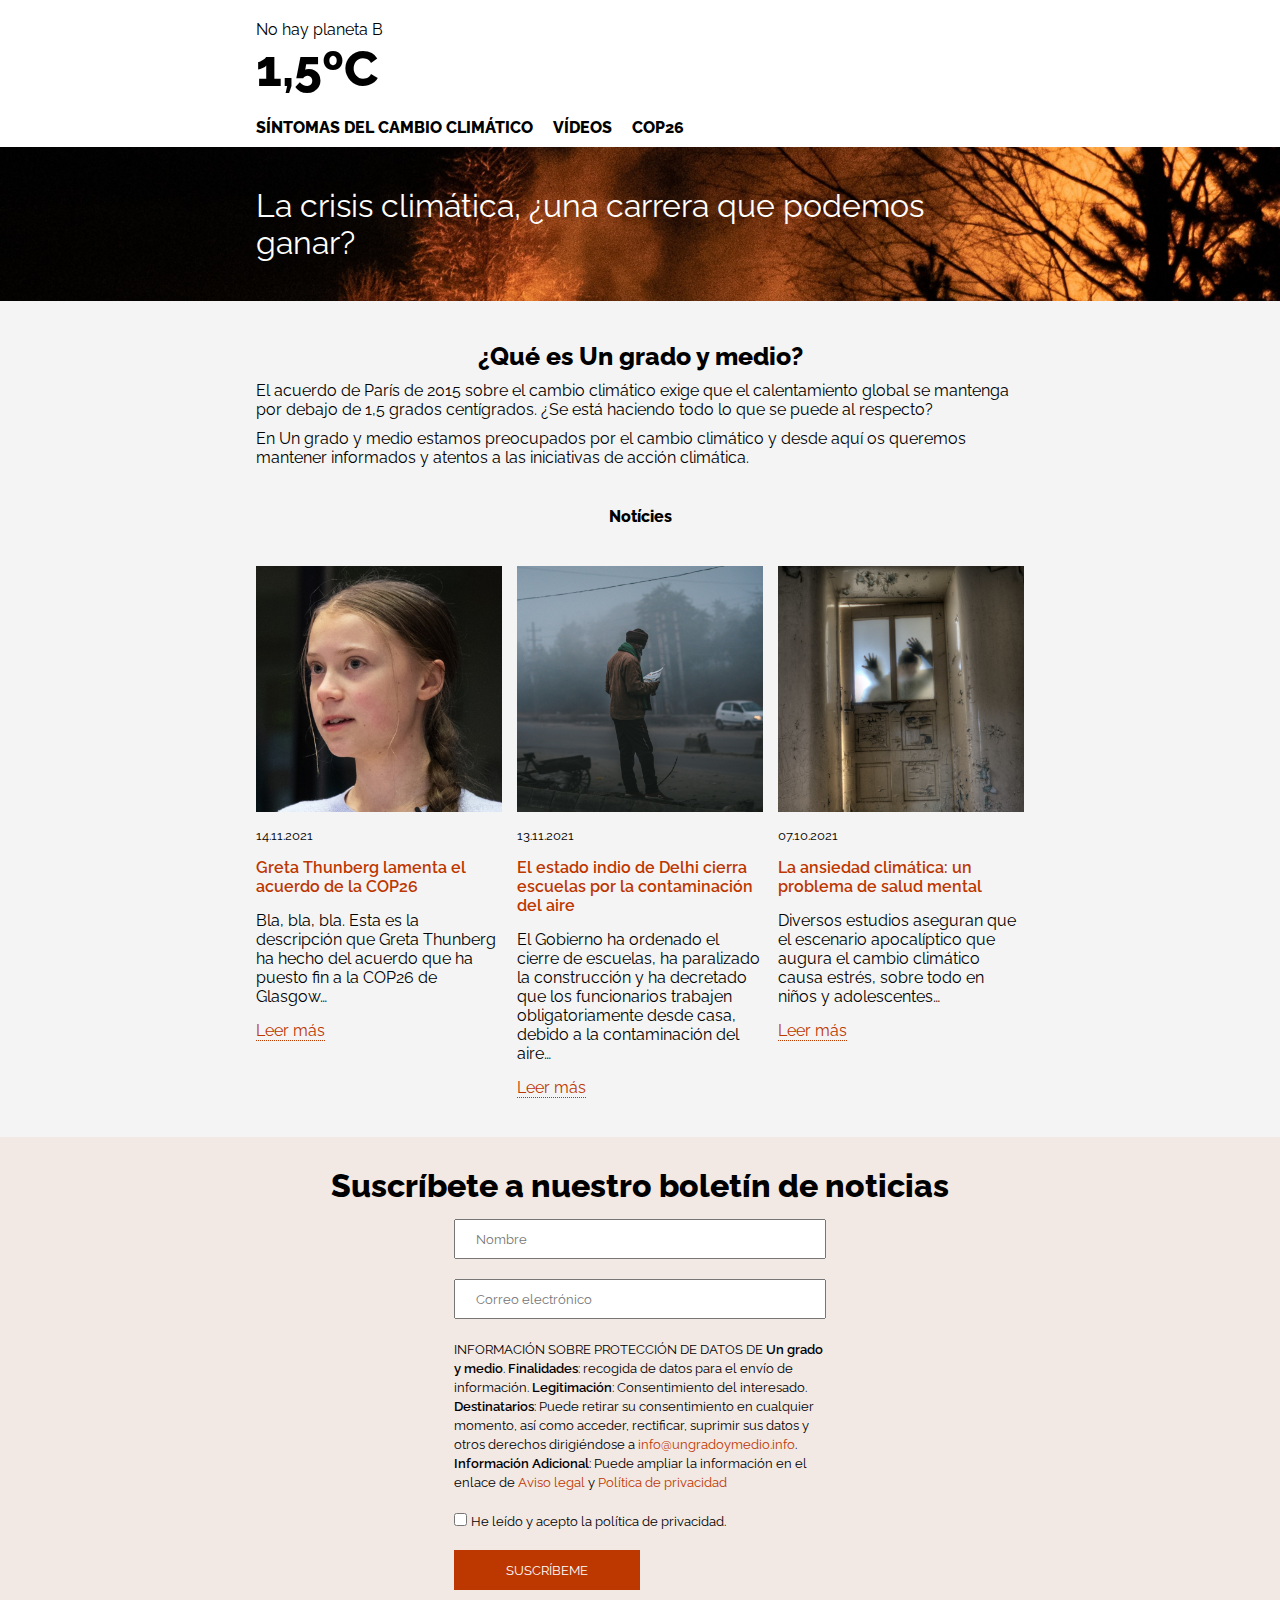
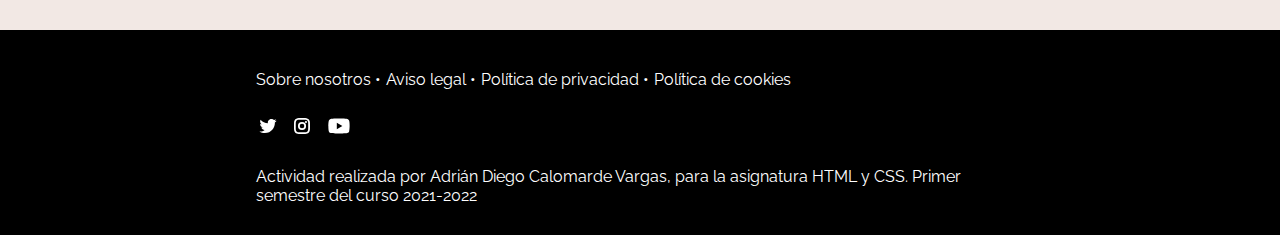
<file: index.html>
<!DOCTYPE html>
<html lang="es">

<head>
    <meta charset='utf-8'>
    <meta http-equiv='X-UA-Compatible' content='IE=edge'>
    <title>Grado y medio</title>
    <meta name='viewport' content='width=device-width, initial-scale=1'>
    <link rel='stylesheet' type='text/css' media='screen' href='./css/styles.css'>
</head>

<body class="index-container">
    <header class="header-container">
        <a href="index.html">
            <p>No hay planeta B</p>
            <h1 class="raleway-800">1,5ºC</h1>
        </a>
        <nav>
            <ul>
                <li><a class="raleway-800" href="sintomas.html">SÍNTOMAS DEL CAMBIO CLIMÁTICO</a></li>
                <li><a class="raleway-800" href="videos.html">VÍDEOS</a></li>
                <li><a class="raleway-800" href="cop26.html">COP26</a></li>
            </ul>
        </nav>
    </header>
    <div class="title-container">
        <div class="crisisclimatica">
            <h1>La crisis climática, ¿una carrera que podemos ganar?</h1>
        </div>
        <p class="raleway-800">¿Qué es Un grado y medio?</p>
        <p>El acuerdo de París de 2015 sobre el cambio climático exige que el calentamiento global se mantenga por debajo de 1,5 grados centígrados. ¿Se está haciendo todo lo que se puede al respecto?</p>
        <p>En Un grado y medio estamos preocupados por el cambio climático y desde aquí os queremos mantener informados y atentos a las iniciativas de acción climática.</p>

    </div>
    <main class="noticias-container container">
        <p class="raleway-800">Notícies</p>
        <div id="secciones">
            <div class="seccion">
                <picture>
                    <img src="img/n-greta-thunberg.jpg" alt="gretathunberg">
                </picture>
                <small>14.11.2021</small>
                <p><a class="raleway-600 secciontitle" href="">Greta Thunberg lamenta el acuerdo de la COP26</a></p>
                <p>Bla, bla, bla. Esta es la descripción que Greta Thunberg ha hecho del acuerdo que ha puesto fin a la COP26 de Glasgow…</p>
                <p><a class="leermas" href="">Leer más</a></p>
            </div>

            <div class="seccion">
                <picture>
                    <img src="img/n-delhi.jpg" alt="n-delhi">
                </picture>
                <small>13.11.2021</small>
                <p><a class="raleway-600 secciontitle" href="">El estado indio de Delhi cierra escuelas por la contaminación del aire</a></p>
                <p>El Gobierno ha ordenado el cierre de escuelas, ha paralizado la construcción y ha decretado que los funcionarios trabajen obligatoriamente desde casa, debido a la contaminación del aire…</p>
                <p><a class="leermas" href="">Leer más</a></p>
            </div>

            <div class="seccion">
                <picture>
                    <img src="img/n-estres.jpg" alt="n-estres">
                </picture>
                <small>07.10.2021</small>
                <p><a class="raleway-600 secciontitle" href="">La ansiedad climática: un problema de salud mental</a></p>
                <p>Diversos estudios aseguran que el escenario apocalíptico que augura el cambio climático causa estrés, sobre todo en niños y adolescentes…</p>
                <p><a class="leermas" href="">Leer más</a></p>
            </div>
        </div>
    </main>
    <div class="boletin-container">
        <h1 class="raleway-800">Suscríbete a nuestro boletín de noticias</h1>
        <form>
            <fieldset>
                <input type="text" placeholder="Nombre">
                <input type="text" placeholder="Correo electrónico">
            </fieldset>
            <fieldset>
                <p><small>INFORMACIÓN SOBRE PROTECCIÓN DE DATOS DE <span class="raleway-600">Un grado y medio</span>. <span class="raleway-600">Finalidades</span>: recogida de datos para el envío de información. 
                <span class="raleway-600">Legitimación</span>: Consentimiento del interesado. <span class="raleway-600">Destinatarios</span>: Puede retirar su consentimiento en cualquier momento, así como acceder,
                 rectificar, suprimir sus datos y otros derechos dirigiéndose a <a class="custom-intext-links" href="mailto:info@ungradoymedio.info">info@ungradoymedio.info</a>. <span class="raleway-600">
                Información Adicional</span>: Puede ampliar la información en el enlace de <a class="custom-intext-links" href="">Aviso legal</a> y <a class="custom-intext-links" href="">Política de privacidad</a></small></p>
            </fieldset>
            <fieldset>
                <input type="checkbox" name="politicapriv" id="politicapriv"> <small>He leído y acepto la política de privacidad.</small>
            </fieldset>
            <fieldset>
                <input type="submit" value="SUSCRÍBEME">
            </fieldset>

        </form>
    </div>
    <footer class="footer-container">
        <nav class="footer-links">
            <ul>
                <li><a href="">Sobre nosotros</a></li>
                <li><a href="">Aviso legal</a></li>
                <li><a href="">Política de privacidad</a></li>
                <li><a href="">Política de cookies</a></li>
            </ul>
        </nav>

        <nav class="footer-sm">
            <ul>
                <li>
                    <a href=""><img src="img/twitter.svg" alt=""></a>
                </li>
                <li>
                    <a href=""><img src="img/instagram.svg" alt=""></a>
                </li>
                <li>
                    <a href=""><img src="img/youtube.svg" alt=""></a>
                </li>
            </ul>
        </nav>

        <p>Actividad realizada por Adrián Diego Calomarde Vargas, para la asignatura HTML y CSS. Primer semestre del curso 2021-2022</p>
    </footer>
</body>

</html>
</file>
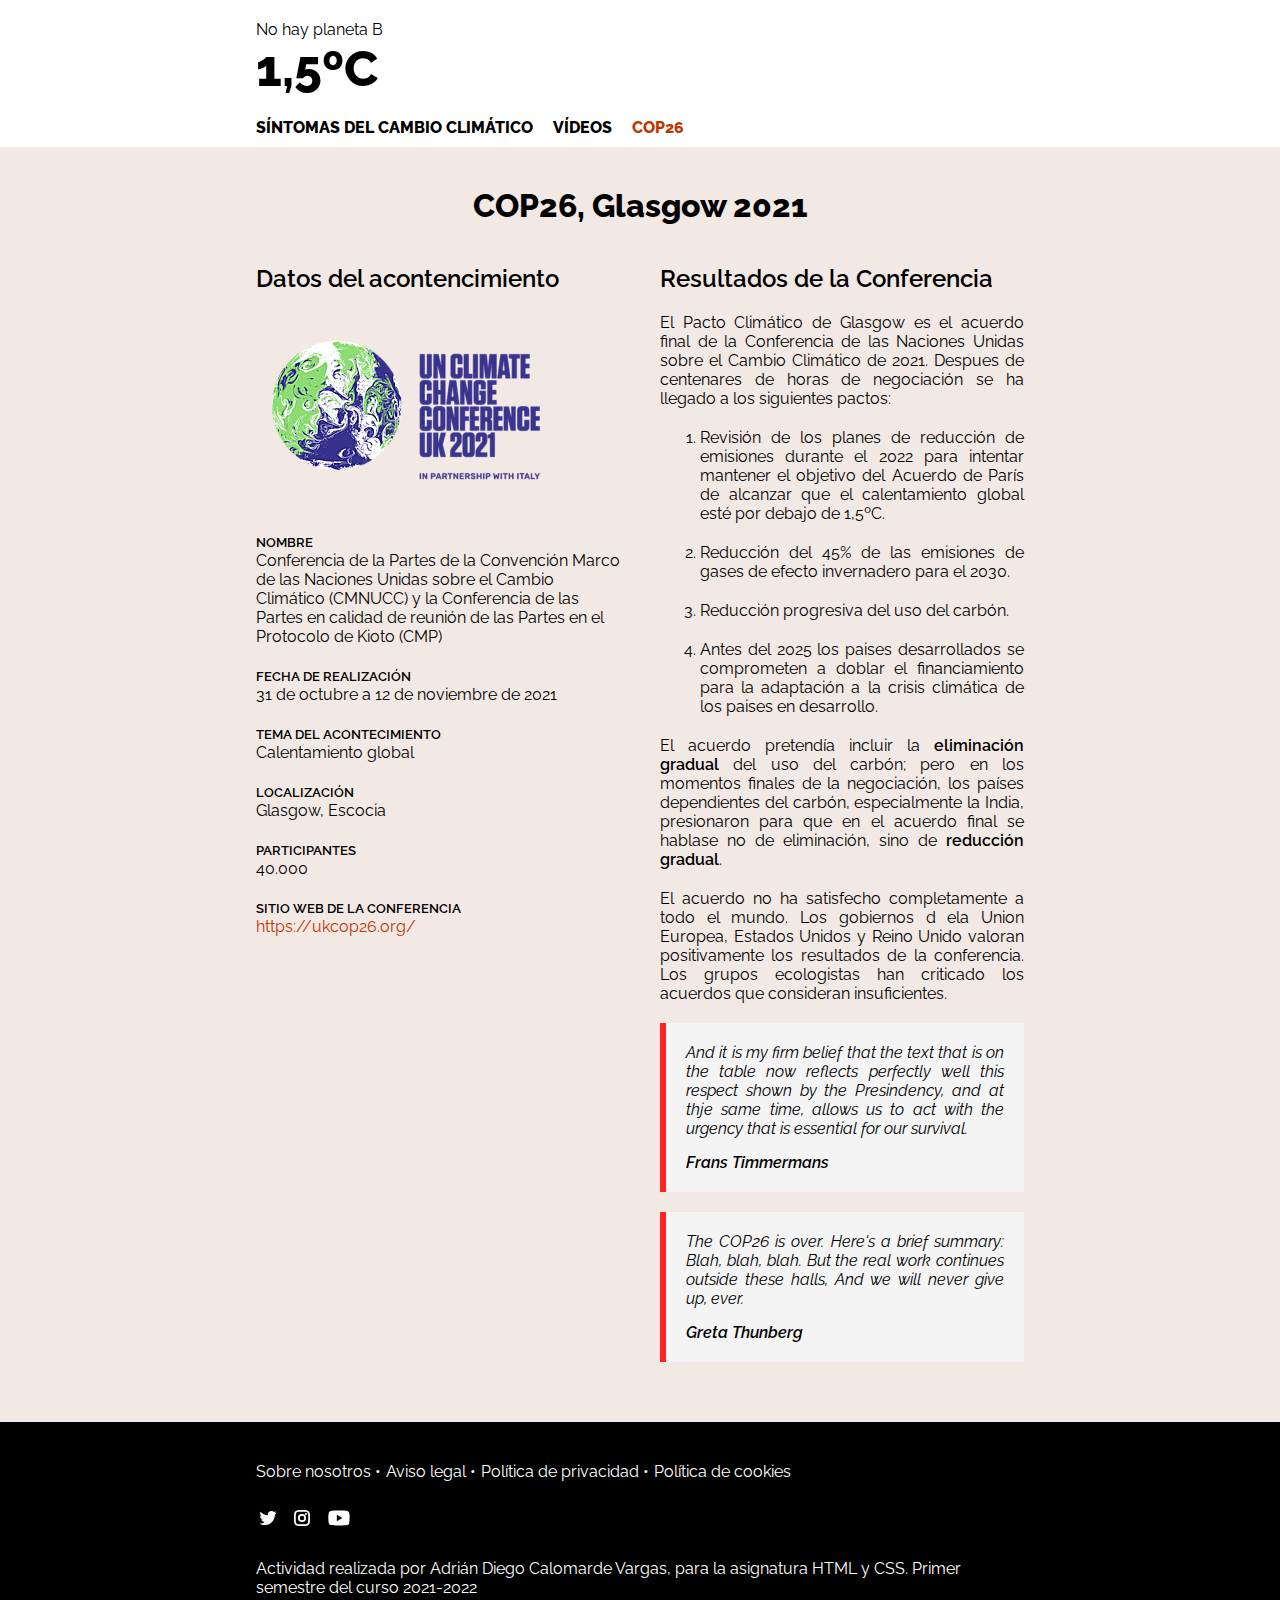
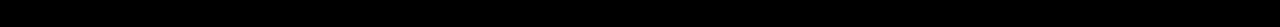
<file: cop26.html>
<!DOCTYPE html>
<html lang="es">

<head>
    <meta charset='utf-8'>
    <meta http-equiv='X-UA-Compatible' content='IE=edge'>
    <title>Grado y medio</title>
    <meta name='viewport' content='width=device-width, initial-scale=1'>
    <link rel='stylesheet' type='text/css' media='screen' href='./css/styles.css'>
</head>

<body class="cop26-container">
    <header class="header-container">
        <a href="index.html">
            <p>No hay planeta B</p>
            <h1 class="raleway-800">1,5ºC</h1>
        </a>
        <nav>
            <ul>
                <li><a class="raleway-800" href="sintomas.html">SÍNTOMAS DEL CAMBIO CLIMÁTICO</a></li>
                <li><a class="raleway-800" href="videos.html">VÍDEOS</a></li>
                <li><a class="raleway-800 active" href="cop26.html">COP26</a></li>
            </ul>
        </nav>
    </header>
    <h1 class="title raleway-800">COP26, Glasgow 2021</h1>
    <main class="secciones-cop26">
        <div class="seccion-cop26">
            <h2 class="raleway-600">Datos del acontencimiento</h2>
            <img src="img/COP26_Logo.png" alt="COP26 LOGO">
            <div class="p-pair">
                <small class="raleway-600">NOMBRE</small>
                <p>Conferencia de la Partes de la Convención Marco de las Naciones Unidas sobre el Cambio Climático (CMNUCC) y la Conferencia de las Partes en calidad de reunión de las Partes en el Protocolo de Kioto (CMP)</p>
            </div>

            <div class="p-pair">
                <small class="raleway-600">FECHA DE REALIZACIÓN</small>
                <p>31 de octubre a 12 de noviembre de 2021</p>
            </div>

            <div class="p-pair">
                <small class="raleway-600">TEMA DEL ACONTECIMIENTO</small>
                <p>Calentamiento global</p>
            </div>

            <div class="p-pair">
                <small class="raleway-600">LOCALIZACIÓN</small>
                <p>Glasgow, Escocia</p>
            </div>

            <div class="p-pair">
                <small class="raleway-600">PARTICIPANTES</small>
                <p>40.000</p>
            </div>

            <div class="p-pair">
                <small class="raleway-600">SITIO WEB DE LA CONFERENCIA</small>
                <p><a class="custom-intext-links" href="https://ukcop26.org/">https://ukcop26.org/</a></p>
            </div>
        </div>
        <div class="seccion-cop26 justify">
            <h2 class="raleway-600">Resultados de la Conferencia</h2>
            <p>El Pacto Climático de Glasgow es el acuerdo final de la Conferencia de las Naciones Unidas sobre el Cambio Climático de 2021. Despues de centenares de horas de negociación se ha llegado a los siguientes pactos:</p>
            <ol>
                <li>Revisión de los planes de reducción de emisiones durante el 2022 para intentar mantener el objetivo del Acuerdo de París de alcanzar que el calentamiento global esté por debajo de 1,5ºC.</li>
                <li>Reducción del 45% de las emisiones de gases de efecto invernadero para el 2030.</li>
                <li>Reducción progresiva del uso del carbón.</li>
                <li>Antes del 2025 los paises desarrollados se comprometen a doblar el financiamiento para la adaptación a la crisis climática de los paises en desarrollo.</li>
            </ol>
            <p>El acuerdo pretendía incluir la <span class="raleway-600">eliminación gradual</span> del uso del carbón; pero en los momentos finales de la negociación, los países dependientes del carbón, especialmente la India, presionaron para que en el
                acuerdo final se hablase no de eliminación, sino de <span class="raleway-600">reducción gradual</span>.</p>
            <p>El acuerdo no ha satisfecho completamente a todo el mundo. Los gobiernos d ela Union Europea, Estados Unidos y Reino Unido valoran positivamente los resultados de la conferencia. Los grupos ecologistas han criticado los acuerdos que consideran
                insuficientes.
            </p>

            <div class="notes">
                <p class="raleway-400-italics">And it is my firm belief that the text that is on the table now reflects perfectly well this respect shown by the Presindency, and at thje same time, allows us to act with the urgency that is essential for our survival.</p>
                <p class="raleway-600-italics">Frans Timmermans</p>
            </div>

            <div class="notes">
                <p class="raleway-400-italics">The COP26 is over. Here's a brief summary: Blah, blah, blah. But the real work continues outside these halls, And we will never give up, ever.</p>
                <p class="raleway-600-italics">Greta Thunberg</p>
            </div>
        </div>
    </main>

    <footer class="footer-container">
        <nav class="footer-links">
            <ul>
                <li><a href="">Sobre nosotros</a></li>
                <li><a href="">Aviso legal</a></li>
                <li><a href="">Política de privacidad</a></li>
                <li><a href="">Política de cookies</a></li>
            </ul>
        </nav>

        <nav class="footer-sm">
            <ul>
                <li>
                    <a href=""><img src="img/twitter.svg" alt=""></a>
                </li>
                <li>
                    <a href=""><img src="img/instagram.svg" alt=""></a>
                </li>
                <li>
                    <a href=""><img src="img/youtube.svg" alt=""></a>
                </li>
            </ul>
        </nav>

        <p>Actividad realizada por Adrián Diego Calomarde Vargas, para la asignatura HTML y CSS. Primer semestre del curso 2021-2022</p>
    </footer>
</body>

</html>
</file>
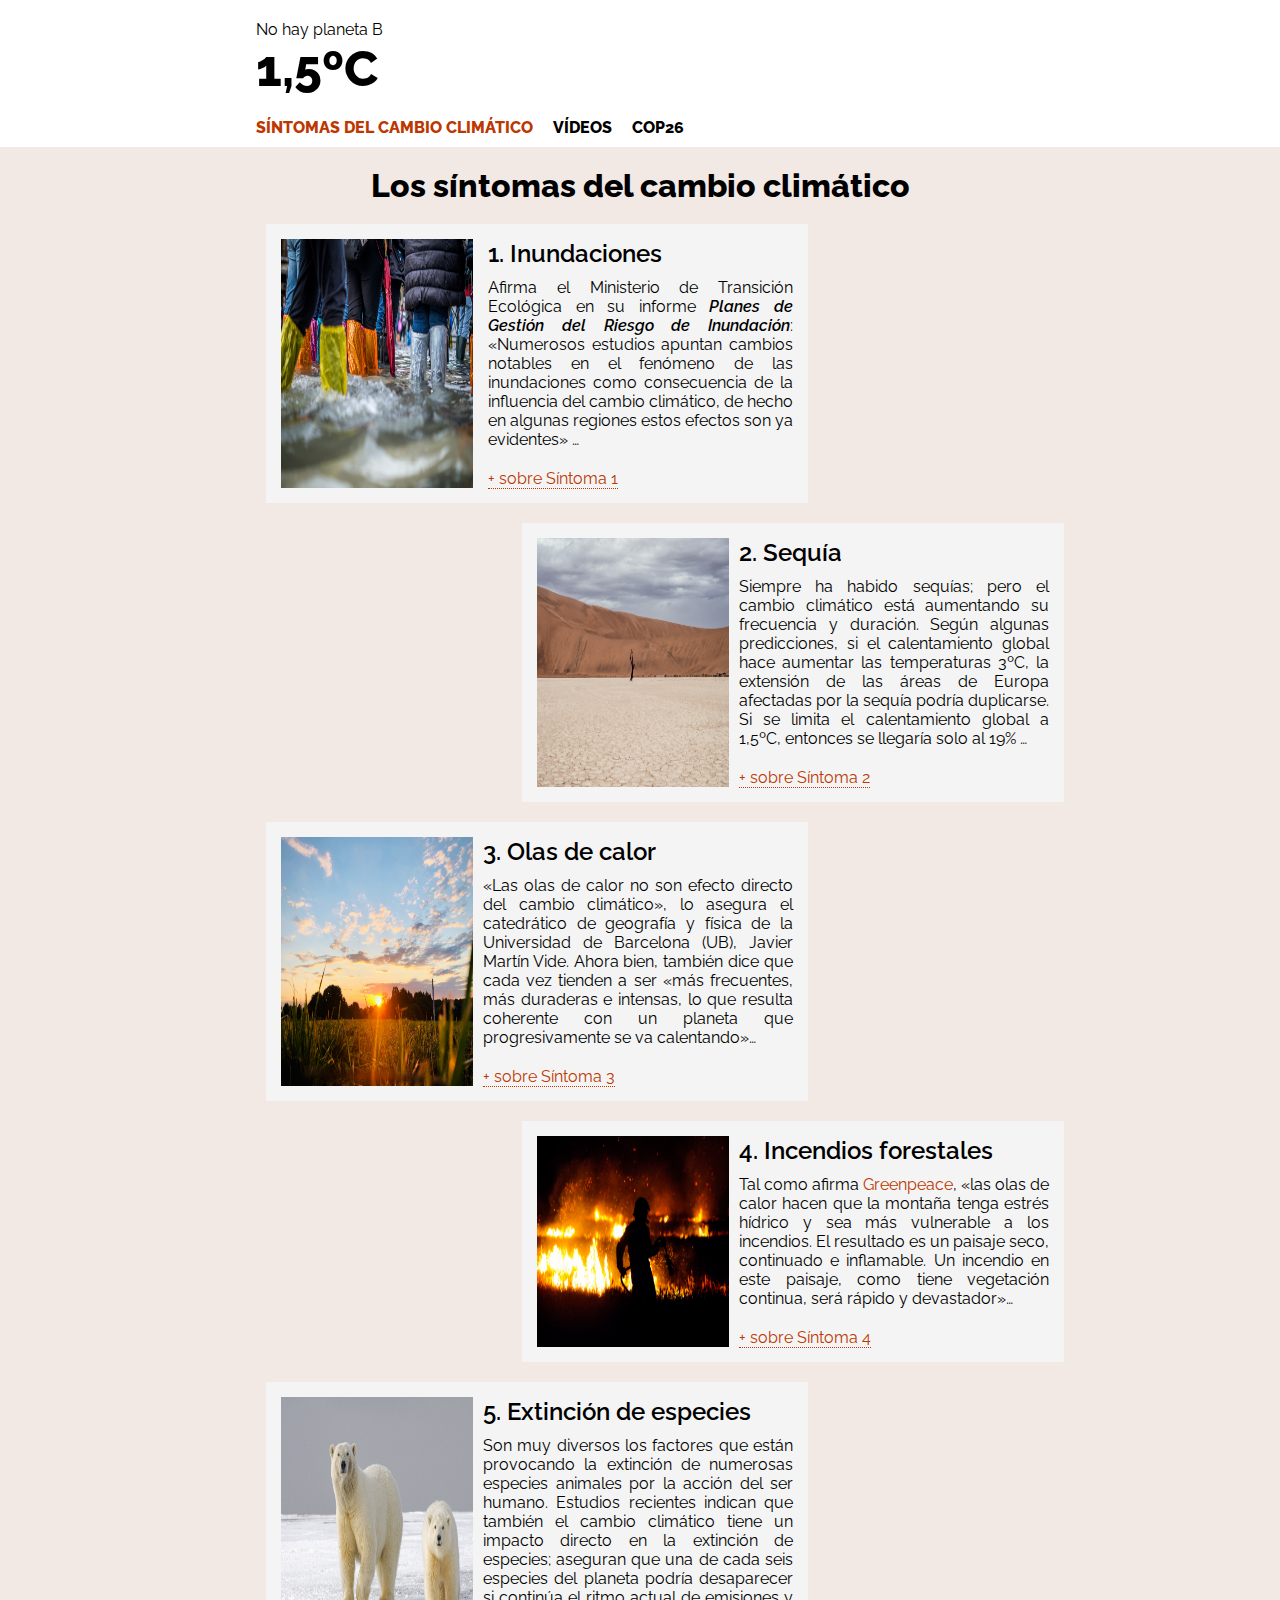
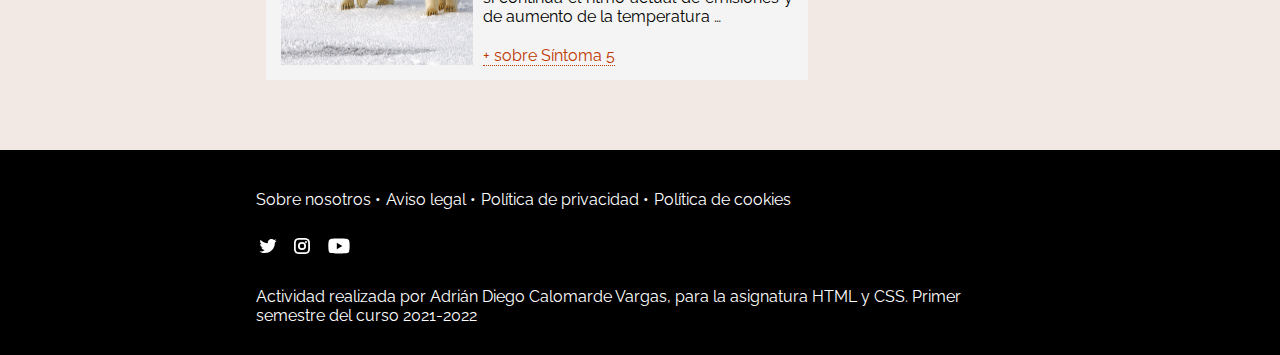
<file: sintomas.html>
<!DOCTYPE html>
<html lang="es">

<head>
    <meta charset='utf-8'>
    <meta http-equiv='X-UA-Compatible' content='IE=edge'>
    <title>Grado y medio</title>
    <meta name='viewport' content='width=device-width, initial-scale=1'>
    <link rel='stylesheet' type='text/css' media='screen' href='./css/styles.css'>
</head>

<body class="sintomas-container">
    <header class="header-container">
        <a href="index.html">
            <p>No hay planeta B</p>
            <h1 class="raleway-800">1,5ºC</h1>
        </a>
        <nav>
            <ul>
                <li><a class="raleway-800 active" href="sintomas.html">SÍNTOMAS DEL CAMBIO CLIMÁTICO</a></li>
                <li><a class="raleway-800" href="videos.html">VÍDEOS</a></li>
                <li><a class="raleway-800" href="cop26.html">COP26</a></li>
            </ul>
        </nav>
    </header>
    <main class="secciones-sintomas">
        <h1 class="raleway-800">Los síntomas del cambio climático</h1>
        <div class="container seccion seccion-sintomas left-float">
            <picture>
                <img src="img/symptom-01.jpg" alt="inundaciones">
            </picture>
            <div class="noticia">
                <h2 class="raleway-600">1. Inundaciones</h2>
                <p>Afirma el Ministerio de Transición Ecológica en su informe <i class="raleway-600">Planes de Gestión del Riesgo de Inundación</i>: <q>Numerosos estudios apuntan cambios notables en el fenómeno de las inundaciones como consecuencia de la influencia
                    del cambio climático, de hecho en algunas regiones estos efectos son ya evidentes</q> …</p>
                <p><a class="leermas" href="">+ sobre Síntoma 1</a></p>
            </div>
        </div>
        <div class="container seccion-sintomas right-float">
            <picture>
                <img src="img/symptom-02.jpg" alt="sequia">
            </picture>
            <div class="noticia">
                <h2 class="raleway-600">2. Sequía</h2>
                <p>Siempre ha habido sequías; pero el cambio climático está aumentando su frecuencia y duración. Según algunas predicciones, si el calentamiento global hace aumentar las temperaturas 3ºC, la extensión de las áreas de Europa afectadas por
                    la sequía podría duplicarse. Si se limita el calentamiento global a 1,5ºC, entonces se llegaría solo al 19% …</p>
                <p><a class="leermas" href="">+ sobre Síntoma 2</a></p>
            </div>
        </div>
        <div class="container seccion-sintomas left-float">
            <picture>
                <img src="img/symptom-03.jpg" alt="olascalor">
            </picture>
            <div class="noticia">
                <h2 class="raleway-600">3. Olas de calor</h2>
                <p><q>Las olas de calor no son efecto directo del cambio climático</q>, lo asegura el catedrático de geografía y física de la Universidad de Barcelona (UB), Javier Martín Vide. Ahora bien, también dice que cada vez tienden a ser <q>más frecuentes,
                    más duraderas e intensas, lo que resulta coherente con un planeta que progresivamente se va calentando</q>…</p>
                <p><a class="leermas" href="">+ sobre Síntoma 3</a></p>
            </div>
        </div>
        <div class="container seccion-sintomas right-float">
            <picture>
                <img src="img/symptom-04.jpg" alt="incendios">
            </picture>
            <div class="noticia">
                <h2 class="raleway-600">4. Incendios forestales</h2>
                <p>Tal como afirma <a class="custom-intext-links" href="https://es.greenpeace.org">Greenpeace</a>, <q>las olas de calor hacen que la montaña tenga estrés hídrico y sea más vulnerable a los incendios. El resultado es un paisaje seco, continuado
                    e inflamable. Un incendio en este paisaje, como tiene vegetación continua, será rápido y devastador</q>…</p>
                <p><a class="leermas" href="">+ sobre Síntoma 4</a></p>
            </div>
        </div>
        <div class="container seccion-sintomas left-float">
            <picture>
                <img src="img/symptom-05.jpg" alt="extincion">
            </picture>
            <div class="noticia">
                <h2 class="raleway-600">5. Extinción de especies</h2>
                <p>Son muy diversos los factores que están provocando la extinción de numerosas especies animales por la acción del ser humano. Estudios recientes indican que también el cambio climático tiene un impacto directo en la extinción de especies;
                    aseguran que una de cada seis especies del planeta podría desaparecer si continúa el ritmo actual de emisiones y de aumento de la temperatura …</p>
                <p><a class="leermas" href="">+ sobre Síntoma 5</a></p>
            </div>
        </div>
    </main>
    <footer class="footer-container">
        <nav class="footer-links">
            <ul>
                <li><a href="">Sobre nosotros</a></li>
                <li><a href="">Aviso legal</a></li>
                <li><a href="">Política de privacidad</a></li>
                <li><a href="">Política de cookies</a></li>
            </ul>
        </nav>

        <nav class="footer-sm">
            <ul>
                <li>
                    <a href=""><img src="img/twitter.svg" alt=""></a>
                </li>
                <li>
                    <a href=""><img src="img/instagram.svg" alt=""></a>
                </li>
                <li>
                    <a href=""><img src="img/youtube.svg" alt=""></a>
                </li>
            </ul>
        </nav>

        <p>Actividad realizada por Adrián Diego Calomarde Vargas, para la asignatura HTML y CSS. Primer semestre del curso 2021-2022</p>
    </footer>
</body>

</html>
</file>
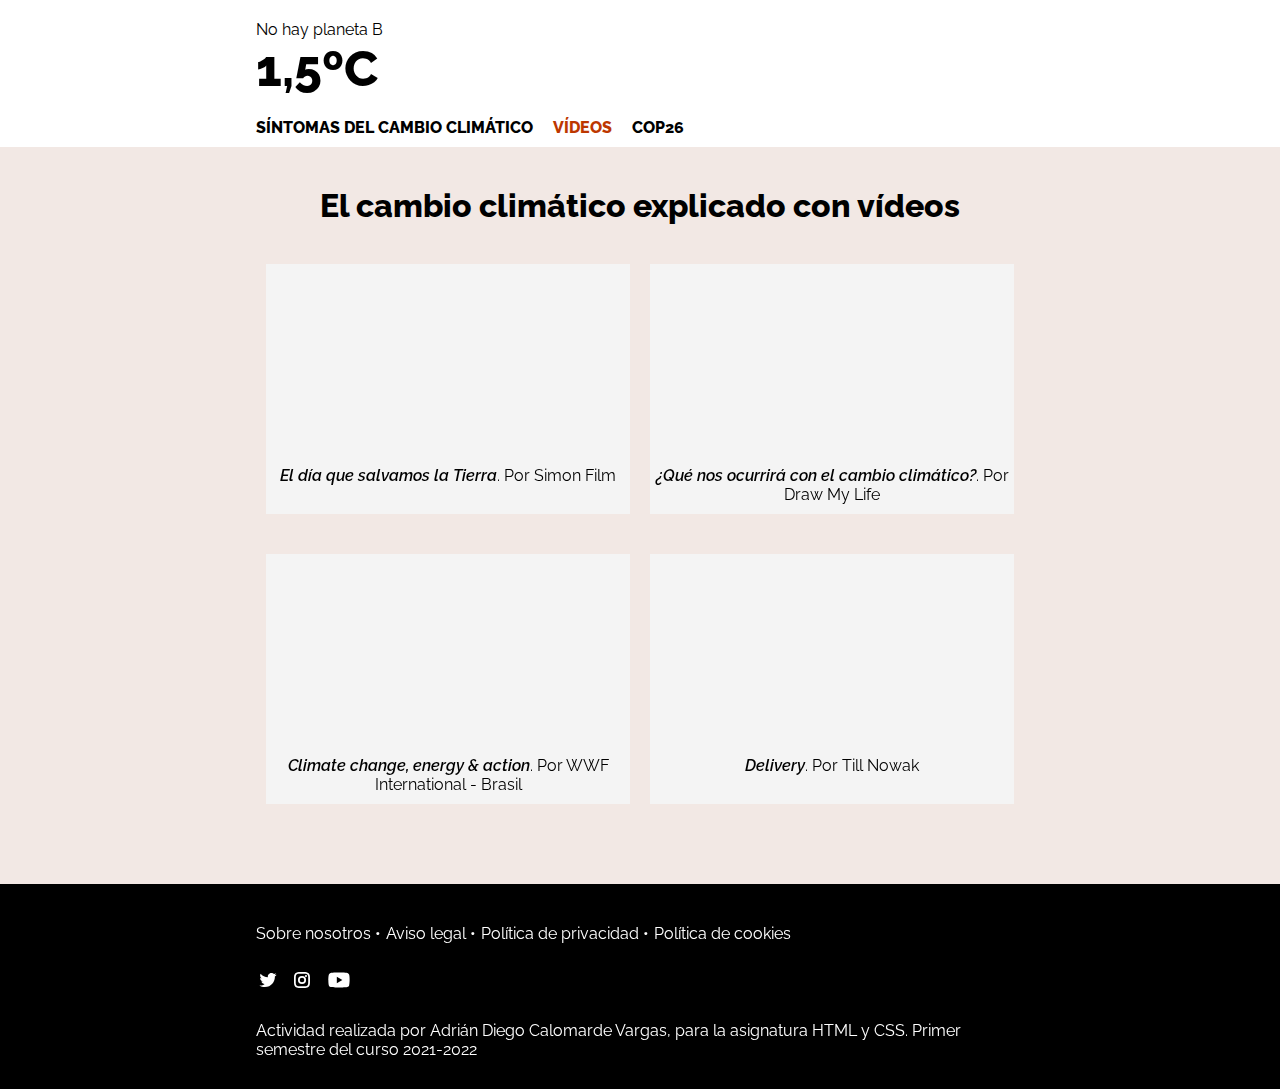
<file: videos.html>
<!DOCTYPE html>
<html lang="es">

<head>
    <meta charset='utf-8'>
    <meta http-equiv='X-UA-Compatible' content='IE=edge'>
    <title>Grado y medio</title>
    <meta name='viewport' content='width=device-width, initial-scale=1'>
    <link rel='stylesheet' type='text/css' media='screen' href='./css/styles.css'>
</head>

<body class="videos-container">
    <header class="header-container">
        <a href="index.html">
            <p>No hay planeta B</p>
            <h1 class="raleway-800">1,5ºC</h1>
        </a>
        <nav>
            <ul>
                <li><a class="raleway-800" href="sintomas.html">SÍNTOMAS DEL CAMBIO CLIMÁTICO</a></li>
                <li><a class="raleway-800 active" href="videos.html">VÍDEOS</a></li>
                <li><a class="raleway-800" href="cop26.html">COP26</a></li>
            </ul>
        </nav>
    </header>
    <main class="videos-main-container">
        <h1 class="raleway-800">El cambio climático explicado con vídeos</h1>
        <div class="secciones-videos">
            <div class="seccion seccion-videos">
                <figure class="figurevideo">
                    <iframe src="https://www.youtube.com/embed/d_UCBNdPvCw" title="El día que salvamos la Tierra."></iframe>
                    <figcaption class="raleway-600 raleway-600-italics">El día que salvamos la Tierra<span class="raleway-400">. Por Simon Film</span></figcaption>
                </figure>
            </div>
            <div class="seccion seccion-videos">
                <figure class="figurevideo">
                    <iframe src="https://www.youtube.com/embed/L9bgqLQ7OZc" title="El día que salvamos la Tierra."></iframe>
                    <figcaption class="raleway-600 raleway-600-italics">¿Qué nos ocurrirá con el cambio climático?<span class="raleway-400">. Por Draw My Life</span></figcaption>
                </figure>
            </div>
            <div class="seccion seccion-videos">
                <figure class="figurevideo">
                    <iframe src="https://www.youtube.com/embed/_s9dxc_jVlY" title="El día que salvamos la Tierra."></iframe>
                    <figcaption class="raleway-600 raleway-600-italics">Climate change, energy & action<span class="raleway-400">. Por WWF International - Brasil </span></figcaption>
                </figure>
            </div>
            <div class="seccion seccion-videos">
                <figure class="figurevideo">
                    <iframe src="https://www.youtube.com/embed/2NZ62wQ_B6U" title="El día que salvamos la Tierra."></iframe>
                    <figcaption class="raleway-600 raleway-600-italics">Delivery<span class="raleway-400">. Por Till Nowak</span></figcaption>
                </figure>
            </div>
        </div>
    </main>
    <footer class="footer-container">
        <nav class="footer-links">
            <ul>
                <li><a href="">Sobre nosotros</a></li>
                <li><a href="">Aviso legal</a></li>
                <li><a href="">Política de privacidad</a></li>
                <li><a href="">Política de cookies</a></li>
            </ul>
        </nav>

        <nav class="footer-sm">
            <ul>
                <li>
                    <a href=""><img src="img/twitter.svg" alt=""></a>
                </li>
                <li>
                    <a href=""><img src="img/instagram.svg" alt=""></a>
                </li>
                <li>
                    <a href=""><img src="img/youtube.svg" alt=""></a>
                </li>
            </ul>
        </nav>

        <p>Actividad realizada por Adrián Diego Calomarde Vargas, para la asignatura HTML y CSS. Primer semestre del curso 2021-2022</p>
    </footer>
</body>

</html>
</file>
<file: css/styles.css>
@import url('https://fonts.googleapis.com/css2?family=Raleway:ital,wght@0,400;0,600;0,800;1,400&display=swap');
* {
    margin: 0;
    padding: 0;
}

html {
    width: 100%;
}

* ul {
    list-style-type: none;
}

* a {
    text-decoration: none;
}

* ul {
    text-align: center;
}

* {
    font-family: "Raleway";
    font-weight: 400;
}

:root {
    /* Confección del sitio web */
    --dark-text-back: rgb(0, 0, 0);
    --text-on-dark-back: rgb(255, 255, 255);
    --contrast-color: rgb(189, 55, 0);
    --back-main-content: rgb(244, 244, 244);
    --back-boletin-container-form: rgb(242, 232, 228);
    /* Aspecto enlaces */
    --main-nav-a-color: var(--dark-text-back);
    --main-nav-a-hover-color: rgba(0, 0, 0, 0.5);
    --main-nav-a-active-color: var(--contrast-color);
    --footer-a-color: var(--text-on-dark-back);
    --footer-text-a-hover-color: var(--contrast-color);
    --footer-sm-a-hover-opacity: 0.7;
    --intext-a-color: var(--contrast-color);
    --intext-a-hover-color: var(--dark-text-back);
    --read-more-a-color: var(--contrast-color);
    --read-more-a-hover-color: var(--dark-text-back);
    --index-headline-a-color: var(--contrast-color);
    --index-headline-a-hover-color: var(--dark-text-back);
    --index-form-button-back-color: var(--contrast-color);
    --index-form-button-text-color: var(--text-on-dark-back);
    --index-form-button-hover-back-color: var(--dark-text-back);
}

q {
    quotes: "«" "»";
}

.raleway-400 {
    font-weight: 400;
    font-style: normal;
}

.raleway-400-italics {
    font-style: italic;
}

.raleway-600 {
    font-weight: 600;
}

.raleway-600-italics {
    font-weight: 600;
    font-style: italic;
}

.raleway-800 {
    font-weight: 800;
}


/* INDEX */

.index-container {
    display: grid;
    grid-template-columns: 1fr;
    grid-template-rows: repeat(7, auto);
    grid-template-areas: "header" "title" "title" "noticias" "boletin-container" "boletin-container" "footer";
    color: var(--dark-text-back);
}

.header-container {
    grid-area: header;
    display: flex;
    flex-direction: column;
    align-items: center;
    gap: 5px;
    padding-top: 20px;
    padding-bottom: 10px;
    width: 100%;
    text-align: center;
    position: sticky;
    top: 0;
    background-color: white;
}

.header-container nav {
    margin-top: 20px;
}

.header-container a {
    color: var(--main-nav-a-color);
}

.header-container nav a:hover {
    color: var(--main-nav-a-hover-color);
}

.header-container nav a.active {
    color: var(--main-nav-a-active-color);
}

.footer-container {
    grid-area: footer;
    background-color: var(--dark-text-back);
    color: var(--text-on-dark-back);
    display: flex;
    padding-top: 40px;
    padding-bottom: 20px;
    flex-direction: column;
    gap: 20px;
    align-items: center;
    text-align: center;
}

.title-container {
    grid-area: title;
    background-color: var(--back-main-content);
    display: flex;
    flex-direction: column;
    gap: 10px;
    padding-bottom: 50px;
}

.crisisclimatica {
    background: url(../img/bg-hero-home.jpg);
    background-position: center;
    background-repeat: no-repeat;
    background-size: 100% auto;
    padding-top: 40px;
    padding-bottom: 40px;
}

.crisisclimatica h1 {
    color: var(--text-on-dark-back);
    text-align: left;
}

.title-container h1,
.title-container p {
    padding-left: 10px;
    padding-right: 10px;
}

.title-container p:first-of-type {
    text-align: center;
    padding-top: 10px;
}

.noticias-container {
    grid-area: noticias;
    background-color: var(--back-main-content);
    padding-left: 10px;
    padding-right: 10px;
    display: flex;
    flex-direction: column;
    align-items: center;
    gap: 10px;
    padding-bottom: 30px;
}

.container picture {
    height: auto;
    width: 100%;
    display: flex;
    flex-direction: column;
    align-items: center;
}

.container picture img {
    width: 100%;
    height: auto;
    max-width: 480px;
}

#secciones>*:not(:last-child) {
    margin-bottom: 20px;
}

.seccion {
    display: flex;
    flex-direction: column;
    gap: 10px;
}

.secciontitle {
    color: var(--index-headline-a-color);
}

.secciontitle:hover {
    color: var(--index-headline-a-hover-color);
}

.leermas {
    text-align: left !important;
    color: var(--read-more-a-color);
    border-bottom: 1px var(--read-more-a-color) dotted;
}

.leermas:hover {
    color: var(--read-more-a-hover-color);
    border-bottom: 1px var(--read-more-a-hover-color) dotted;
}

.boletin-container {
    grid-area: boletin-container;
    background-color: var(--back-boletin-container-form);
    display: flex;
    flex-direction: column;
    align-items: center;
    padding-top: 30px;
    gap: 10px;
    padding-right: 20px;
    padding-left: 20px;
}

.boletin-container form input[type="text"] {
    height: 40px;
    width: 100%;
    padding: 0 20px;
    display: block;
    box-sizing: border-box;
    margin-bottom: 20px;
}

.boletin-container h1 {
    text-align: center;
}

.boletin-container form input[type="submit"] {
    height: 40px;
    width: 50%;
    background-color: var(--index-form-button-back-color);
    border: none;
    color: var(--index-form-button-text-color);
}

.boletin-container form input[type="submit"]:hover {
    background-color: var(--index-form-button-hover-back-color);
}

.boletin-container fieldset {
    border: 0;
}

.boletin-container form>* {
    margin-bottom: 20px;
}

.boletin-container form>*:first-child {
    margin-bottom: 0px;
}

.boletin-container form>*:last-child {
    margin-bottom: 40px;
}

.custom-intext-links {
    color: var(--intext-a-color);
}

.custom-intext-links:hover {
    color: var(--intext-a-hover-color);
}

.footer-container a {
    color: var(--footer-a-color);
}

.footer-container a:hover {
    color: var(--footer-text-a-hover-color);
}

.footer-sm ul {
    display: flex;
    flex-direction: row;
    gap: 10px;
}

.footer-sm a:hover {
    opacity: var(--footer-sm-a-hover-opacity);
}

.footer-container p {
    width: 60%;
}


/* SINTOMAS */

.sintomas-container {
    display: grid;
    grid-template-columns: 1fr;
    grid-template-rows: repeat(7, auto);
    grid-template-areas: "header" "secciones-sintomas" "secciones-sintomas" "secciones-sintomas" "secciones-sintomas" "footer";
    color: var(--dark-text-back);
}

.secciones-sintomas {
    grid-area: secciones-sintomas;
    background-color: var(--back-boletin-container-form);
    padding-top: 20px;
    padding-left: 10px;
    padding-right: 10px;
    display: flex;
    flex-direction: column;
    align-items: center;
    gap: 10px;
    padding-bottom: 30px;
}

.secciones-sintomas h1 {
    text-align: center;
}

.seccion-sintomas {
    display: flex;
    flex-direction: column;
    gap: 10px;
    background-color: var(--back-main-content);
    padding: 15px;
}

.seccion-sintomas picture {
    margin-top: 20px;
    margin-bottom: 20px;
}

.noticia>*:not(:first-child) {
    margin-top: 10px;
}

.noticia>*:last-child {
    margin-top: 20px;
}

.noticia p {
    text-align: justify;
}


/* VIDEOS */

.videos-container {
    display: grid;
    grid-template-columns: 1fr;
    grid-template-rows: repeat(6, auto);
    grid-template-areas: "header" "secciones-videos" "secciones-videos" "secciones-videos" "secciones-videos" "footer";
    color: var(--dark-text-back);
}

.videos-main-container {
    grid-area: secciones-videos;
    background-color: var(--back-boletin-container-form);
    padding-top: 40px;
    gap: 20px;
    padding-left: 10px;
    padding-right: 10px;
    display: flex;
    flex-direction: column;
    align-items: center;
    gap: 10px;
    padding-bottom: 30px;
}

.videos-container h1 {
    text-align: center;
}

.seccion-videos {
    background-color: var(--back-main-content);
    width: 100%;
    height: max-content;
    max-width: 370px;
}

.figurevideo {
    display: flex;
    flex-direction: column;
    flex-wrap: wrap;
    align-items: center;
    width: 100%;
}

.figurevideo iframe {
    width: 100%;
    height: 45vw;
    max-height: 200px;
}

.figurevideo figcaption {
    text-align: center;
    padding-top: 15px;
    padding-bottom: 15px;
}

.secciones-videos>*:not(:last-child) {
    margin-bottom: 20px;
}

.secciones-videos {
    margin-bottom: 40px;
}


/* COP26 */

.cop26-container {
    display: grid;
    grid-template-columns: 1fr;
    grid-template-rows: repeat(5, auto);
    grid-template-areas: "header" "title" "secciones-cop26" "secciones-cop26" "secciones-cop26" "secciones-cop26" "secciones-cop26" "footer";
}

.secciones-cop26 {
    grid-area: secciones-cop26;
    gap: 20px;
    padding-bottom: 40px;
    padding-top: 20px;
    background-color: var(--back-boletin-container-form);
}

.seccion-cop26 {
    margin-left: 20px;
    margin-right: 20px;
}

.secciones-cop26>div:not(:first-of-type) {
    margin-top: 40px;
}

.notes {
    background-color: var(--back-main-content);
    border-left: 6px solid #FE2323;
}

.notes>* {
    margin-left: 20px;
    margin-right: 20px;
}

.notes>*:first-child {
    padding-top: 20px;
    margin-bottom: 15px;
}

.notes>*:last-child {
    padding-bottom: 20px;
}

.seccion-cop26>* {
    margin-bottom: 20px;
}

.seccion-cop26 ol {
    padding-left: 40px;
}

.seccion-cop26 ol li:not(:first-child) {
    margin-top: 20px;
}

.p-pair>:first-child {
    margin-bottom: 5px;
}

.title {
    grid-area: title;
    text-align: center;
    padding-top: 40px;
    background-color: var(--back-boletin-container-form);
    padding-left: 20px;
    padding-right: 20px;
}

iframe {
    border: none;
}

@media screen and (min-width: 960px) {
    .index-container {
        display: grid;
        grid-template-columns: repeat(5, 1fr);
        grid-template-rows: repeat(7, auto);
        grid-template-areas: "header header header header header" "title title title title title" "title title title title title" "noticias noticias noticias noticias noticias" "noticias noticias noticias noticias noticias" "boletin boletin boletin boletin boletin" "footer footer footer footer footer";
    }
    .header-container {
        grid-area: header;
        display: flex;
        flex-direction: column;
        align-items: flex-start;
    }
    .header-container>* {
        padding-left: 20vw;
    }
    .header-container nav {
        margin-top: 15px;
    }
    .header-container ul {
        display: flex;
        flex-direction: row;
        gap: 20px;
    }
    .header-container h1 {
        font-size: 50px;
        text-align: left;
    }
    .title-container {
        grid-area: title;
        background-color: var(--back-main-content);
        display: flex;
        flex-direction: column;
        gap: 10px;
        padding-bottom: 0px;
    }
    .crisisclimatica {
        display: flex;
        flex-direction: column;
        flex-wrap: wrap;
        align-content: center;
        background-size: cover;
    }
    .crisisclimatica h1 {
        width: 60%;
    }
    .title-container p {
        width: 60%;
        align-self: center;
    }
    .title-container p:first-of-type {
        text-align: center;
        font-size: 25px;
        padding-top: 30px;
    }
    .noticias-container {
        grid-area: noticias;
        display: flex;
        flex-direction: column;
        gap: 40px;
        padding-top: 40px;
        padding-bottom: 40px;
        padding-right: 0px;
        padding-left: 0px;
        background-color: var(--back-main-content);
    }
    .noticias-container>*:first-child {
        align-self: center;
        text-align: center;
        width: 60%;
    }
    #secciones {
        display: flex;
        flex-direction: row;
        gap: 15px;
        align-content: center;
        width: 60%;
        align-self: center;
    }
    .seccion {
        display: flex;
        flex-direction: column;
        align-content: center;
        width: 20vw;
        gap: 15px;
        margin-bottom: 0 !important;
    }
    .boletin-container {
        grid-area: boletin;
        background-color: var(--back-boletin-container-form);
        display: flex;
        flex-direction: column;
        flex-wrap: wrap;
        align-items: center;
        padding-top: 30px;
        gap: 15px;
    }
    .boletin-container>* {
        width: 60%;
    }
    .boletin-container>*:first-child {
        text-align: center;
    }
    .boletin-container form {
        display: flex;
        flex-direction: column;
        flex-wrap: wrap;
        align-items: center;
        width: 30%;
    }
    .boletin-container form>* {
        width: 100%;
    }
    .footer-container {
        grid-area: footer;
        background-color: var(--dark-text-back);
        display: flex;
        flex-direction: column;
        align-items: center;
        gap: 25px;
        color: var(--text-on-dark-back);
    }
    /* SINTOMAS */
    .sintomas-container {
        display: grid;
        grid-template-columns: repeat(5, 1fr);
        grid-template-rows: repeat(7, auto);
        grid-template-areas: "header header header header header" "secciones-sintomas secciones-sintomas secciones-sintomas secciones-sintomas secciones-sintomas" "secciones-sintomas secciones-sintomas secciones-sintomas secciones-sintomas secciones-sintomas" "secciones-sintomas secciones-sintomas secciones-sintomas secciones-sintomas secciones-sintomas" "secciones-sintomas secciones-sintomas secciones-sintomas secciones-sintomas secciones-sintomas" "secciones-sintomas secciones-sintomas secciones-sintomas secciones-sintomas secciones-sintomas" "footer footer footer footer footer";
    }
    .secciones-sintomas {
        grid-area: secciones-sintomas;
        background-color: var(--back-boletin-container-form);
        padding-top: 20px;
        display: flex;
        flex-direction: column;
        gap: 20px;
        flex-wrap: wrap;
        align-items: flex-start;
    }
    .secciones-sintomas>*:last-child {
        margin-bottom: 40px;
    }
    .secciones-sintomas h1 {
        align-self: center;
    }
    .seccion-sintomas {
        width: 40vw;
        display: flex;
        flex-direction: row;
        height: auto;
    }
    .seccion-sintomas picture {
        height: 100%;
        display: flex;
        flex-direction: row;
        align-items: center;
        margin: 0;
    }
    .seccion-sintomas picture img {
        height: 100%;
        width: 15vw;
    }
    .left-float {
        margin-left: 20vw;
    }
    .right-float {
        margin-left: 40vw;
    }
    /* VIDEOS */
    .videos-container {
        display: grid;
        grid-template-columns: repeat(5, 1fr);
        grid-template-rows: repeat(5, auto);
        grid-template-areas: "header header header header header" "secciones-videos secciones-videos secciones-videos secciones-videos secciones-videos" "secciones-videos secciones-videos secciones-videos secciones-videos secciones-videos" "secciones-videos secciones-videos secciones-videos secciones-videos secciones-videos" "footer footer footer footer footer";
    }
    .videos-main-container {
        grid-area: secciones-videos;
        padding-left: 20vw;
        padding-right: 20vw;
        background-color: var(--back-boletin-container-form);
        display: flex;
        flex-direction: column;
        align-items: flex-start;
        gap: 40px;
        padding-top: 40px;
        padding-bottom: 40px;
    }
    .videos-main-container h1 {
        align-self: center;
    }
    .seccion-videos {
        width: calc(30vw - 20px);
        background-color: var(--back-main-content);
        max-height: none;
        max-width: none;
        height: auto;
    }
    .seccion-videos .figurevideo figcaption {
        text-align: center;
        padding-top: 10px;
        padding-bottom: 10px;
    }
    .secciones-videos {
        display: flex;
        flex-direction: row;
        flex-wrap: wrap;
        justify-content: center;
        row-gap: 40px;
        column-gap: 20px;
        margin-bottom: 40px;
    }
    .secciones-videos>*:not(:last-child) {
        margin-bottom: 0;
    }
    .figurevideo iframe {
        width: 100%;
        max-width: 30vw;
        height: 15vw;
        max-height: none;
    }
    .figurevideo {
        height: 100%;
    }
    /* COP26 */
    .cop26-container {
        display: grid;
        grid-template-columns: repeat(5, 1fr);
        grid-template-rows: repeat(4, auto);
        grid-template-areas: "header header header header header" "title title title title title" "secciones-cop26 secciones-cop26 secciones-cop26 secciones-cop26 secciones-cop26" "secciones-cop26 secciones-cop26 secciones-cop26 secciones-cop26 secciones-cop26" "footer footer footer footer footer";
    }
    .secciones-cop26 {
        grid-area: secciones-cop26;
        gap: 40px;
        padding-bottom: 40px;
        padding-top: 40px;
        display: flex;
        flex-direction: row;
        justify-content: center;
        background-color: var(--back-boletin-container-form);
    }
    .seccion-cop26 {
        width: calc(30vw - 20px);
        margin: 0 !important;
    }
    .justify {
        text-align: justify;
    }
    /* FOOTER */
    .footer-container {
        grid-area: footer;
        background-color: var(--dark-text-back);
        display: flex;
        flex-direction: column;
        align-items: center;
        text-align: left;
        gap: 25px;
        color: var(--text-on-dark-back);
        padding: 0;
    }
    .footer-container>* {
        width: 60%;
    }
    .footer-container>*:first-child {
        padding-top: 40px;
    }
    .footer-container>*:last-child {
        padding-bottom: 30px;
    }
    .footer-links>* {
        display: flex;
        flex-direction: row;
    }
    .footer-links>*,
    .footer-sm>* {
        width: 100%;
    }
    .footer-links ul li:after {
        padding-right: 5px;
        content: " \2022";
    }
    .footer-links ul li:last-child:after {
        content: none;
        padding-right: 0;
    }
}
</file>
